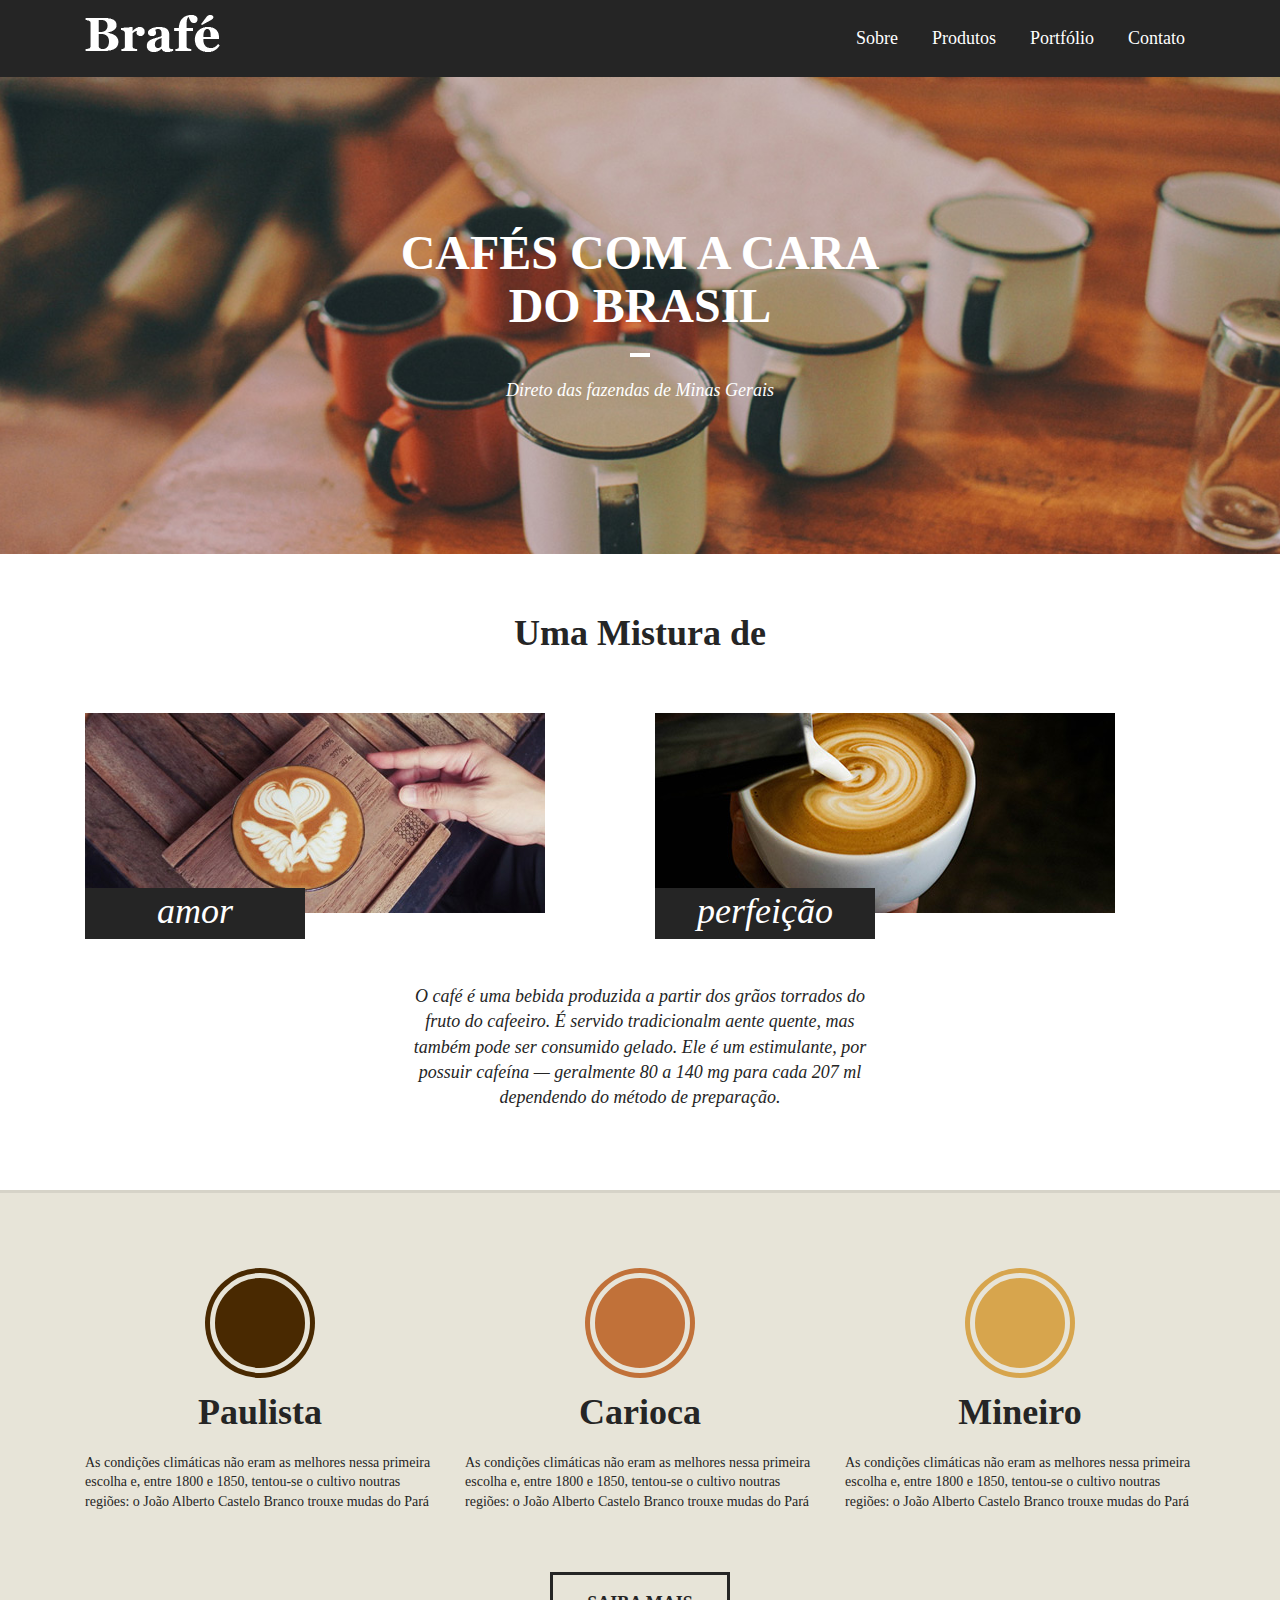
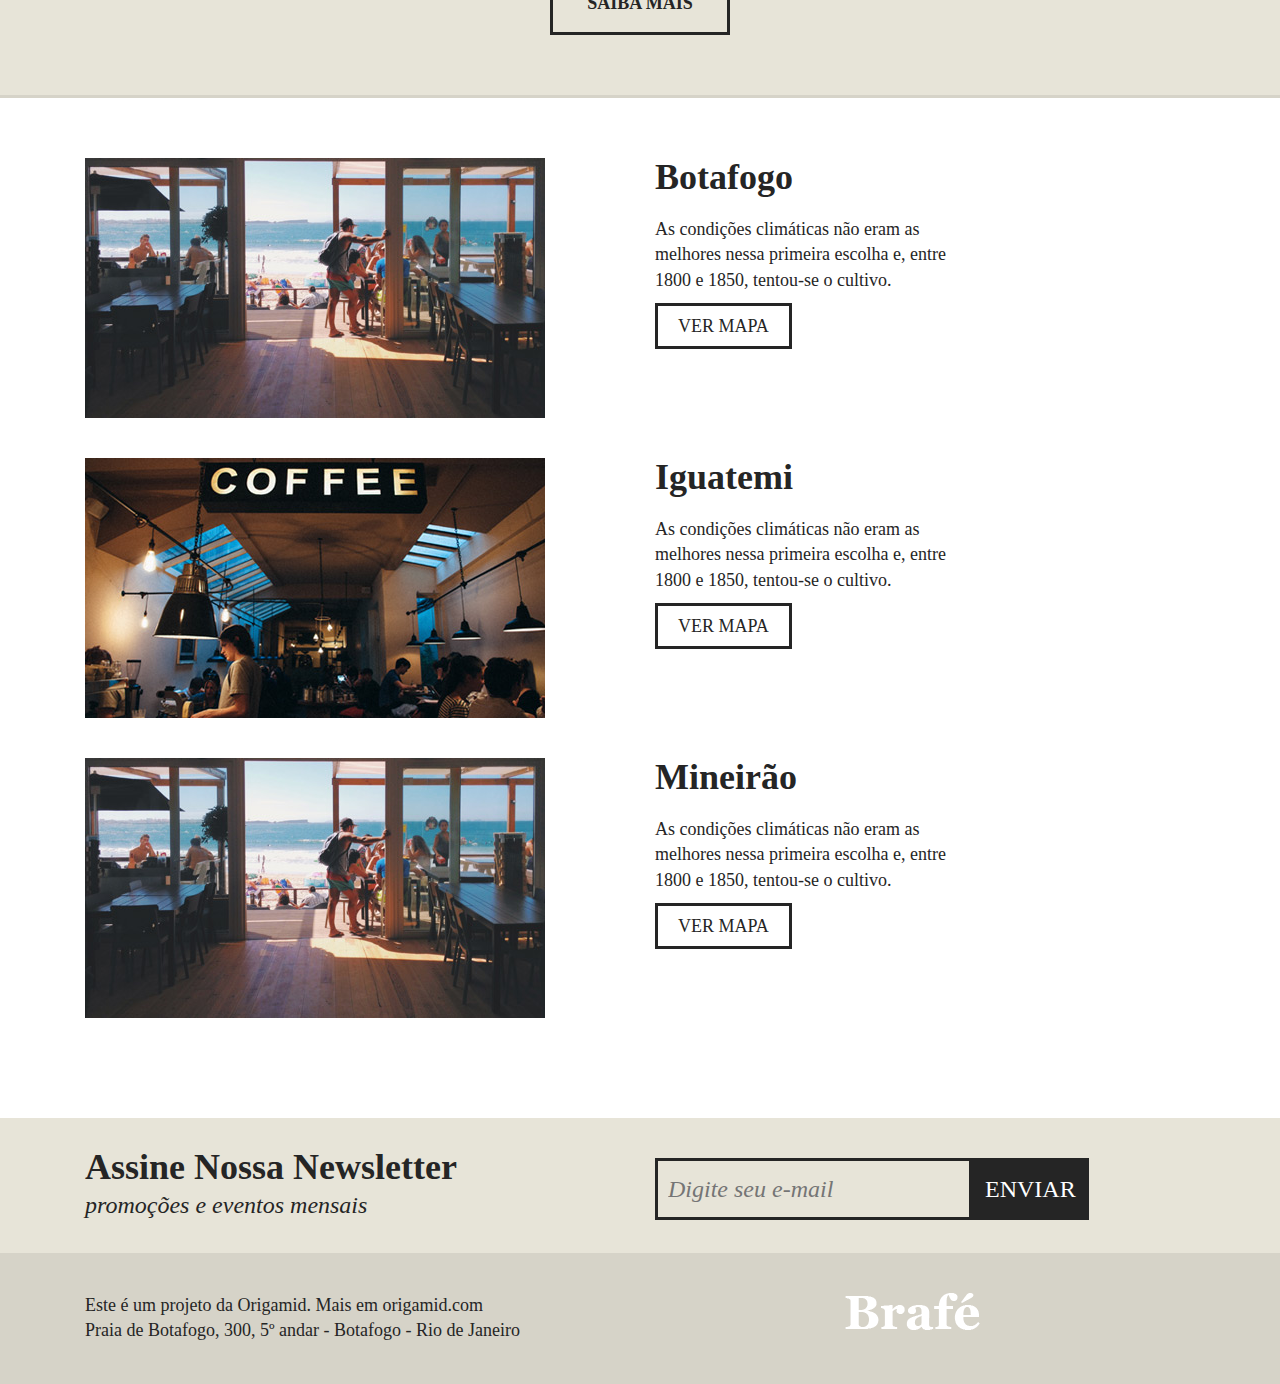
<file: brafe-1-bootstrap/index.html>
<!DOCTYPE html>
<html>
<head>
	<title>Brafé 1</title>
	<meta charset="utf-8">
	<meta name="viewport" content="width=device-width, initial-scale=1, shrink-to-fit=no">
	<link rel="stylesheet" type="text/css" href="css/bootstrap.min.css">
	<link rel="stylesheet" type="text/css" href="css/style.css">
</head>
<body>
	
	<header class="menu">
		<div class="container">
			<div class="row">
				<a class="menu-logo col-md-4" href="#"><img src="img/brafe.png" alt="Brafé"></a>	
				<nav class="menu-nav col-md-8">
					<ul>
						<li><a href="#">Sobre</a></li>
						<li><a href="#">Produtos</a></li>
						<li><a href="#">Portfólio</a></li>
						<li><a href="#">Contato</a></li>
					</ul>
				</nav>
			</div>	
		</div>
	</header>
	
	<main class="intro">
		<h1>Cafés com a cara<br>do Brasil</h1>
		<p>Direto das fazendas de Minas Gerais</p>
	</main>
	
	<section class="sobre container">
		<h2>Uma Mistura de</h2>
		<div class="row">
			<div class="sobre-item col-sm">
				<img src="img/cafe-1.jpg">
				<h3>amor</h3>
			</div>
			<div class="sobre-item col-sm">
				<img src="img/cafe-2.jpg">
				<h3>perfeição</h3>
			</div>
		</div>
		<p>O café é uma bebida produzida a partir dos grãos torrados do fruto do cafeeiro. É servido tradicionalm
aente quente, mas também pode ser consumido gelado. Ele é um estimulante, por possuir cafeína — geralmente 80 a 140 mg para cada 207 ml dependendo do método de preparação.</p>
	</section>
	
	<section class="produtos">
		<div class="container">
			<div class="row">
				<div class="produtos-item col-sm">
					<h2 class="produtos-paulista">Paulista</h2>
					<p>As condições climáticas não eram as melhores nessa primeira escolha e, entre 1800 e 1850, tentou-se o cultivo noutras regiões: o João Alberto Castelo Branco trouxe mudas do Pará</p>
				</div>
				<div class="produtos-item col-sm">
					<h2 class="produtos-carioca">Carioca</h2>
					<p>As condições climáticas não eram as melhores nessa primeira escolha e, entre 1800 e 1850, tentou-se o cultivo noutras regiões: o João Alberto Castelo Branco trouxe mudas do Pará</p>
				</div>
				<div class="produtos-item col-sm">
					<h2 class="produtos-mineiro">Mineiro</h2>
					<p>As condições climáticas não eram as melhores nessa primeira escolha e, entre 1800 e 1850, tentou-se o cultivo noutras regiões: o João Alberto Castelo Branco trouxe mudas do Pará</p>
				</div>
			</div>
			<a class="produtos-btn" href="#">Saiba Mais</a>
		</div>	
	</section>
	
	<section class="locais container">
		<div class="locais-item row">
			<div class="col-sm">
				<img src="img/botafogo.jpg" alt="Brafé unidade Botafogo">
			</div>	
			<div class="col-sm">
				<h2>Botafogo</h2>
				<p>As condições climáticas não eram as melhores nessa primeira escolha e, entre 1800 e 1850, tentou-se o cultivo.</p>
				<a href="#">Ver Mapa</a>
			</div>
		</div>
		
		<div class="locais-item row">
			<div class="col-sm">
				<img src="img/iguatemi.jpg" alt="Brafé unidade Iguatemi">
			</div>	
			<div class="col-sm">
				<h2>Iguatemi</h2>
				<p>As condições climáticas não eram as melhores nessa primeira escolha e, entre 1800 e 1850, tentou-se o cultivo.</p>
				<a href="#">Ver Mapa</a>
			</div>
		</div>
		
		<div class="locais-item row">
			<div class="col-sm">
				<img src="img/botafogo.jpg" alt="Brafé unidade Mineirão">
			</div>	
			<div class="col-sm">
				<h2>Mineirão</h2>
				<p>As condições climáticas não eram as melhores nessa primeira escolha e, entre 1800 e 1850, tentou-se o cultivo.</p>
				<a href="#">Ver Mapa</a>
			</div>
		</div>
	
	</section>
	
	<section class="assine">
		<div class="container">
			<div class="row">
				<div class="assine-info col-sm">
					<h2>Assine Nossa Newsletter</h2>
					<p>promoções e eventos mensais</p>
				</div>
				<form class="col-sm">
					<label>E-mail</label>
					<input type="text" placeholder="Digite seu e-mail">
					<button type="submit">Enviar</button>
				</form>
			</div>
		</div>	
	</section>
	
	<footer class="footer">
		<div class="container">
			<div class="row">
				<p class="col-sm-8">Este é um projeto da Origamid. Mais em origamid.com<br>Praia de Botafogo, 300, 5º andar - Botafogo - Rio de Janeiro</p>
				<div class="col-sm">
					<img src="img/brafe.png" alt="Brafé">
				</div>	
			</div>
		</div>	
	</footer>
	
</body>
</html>
</file>
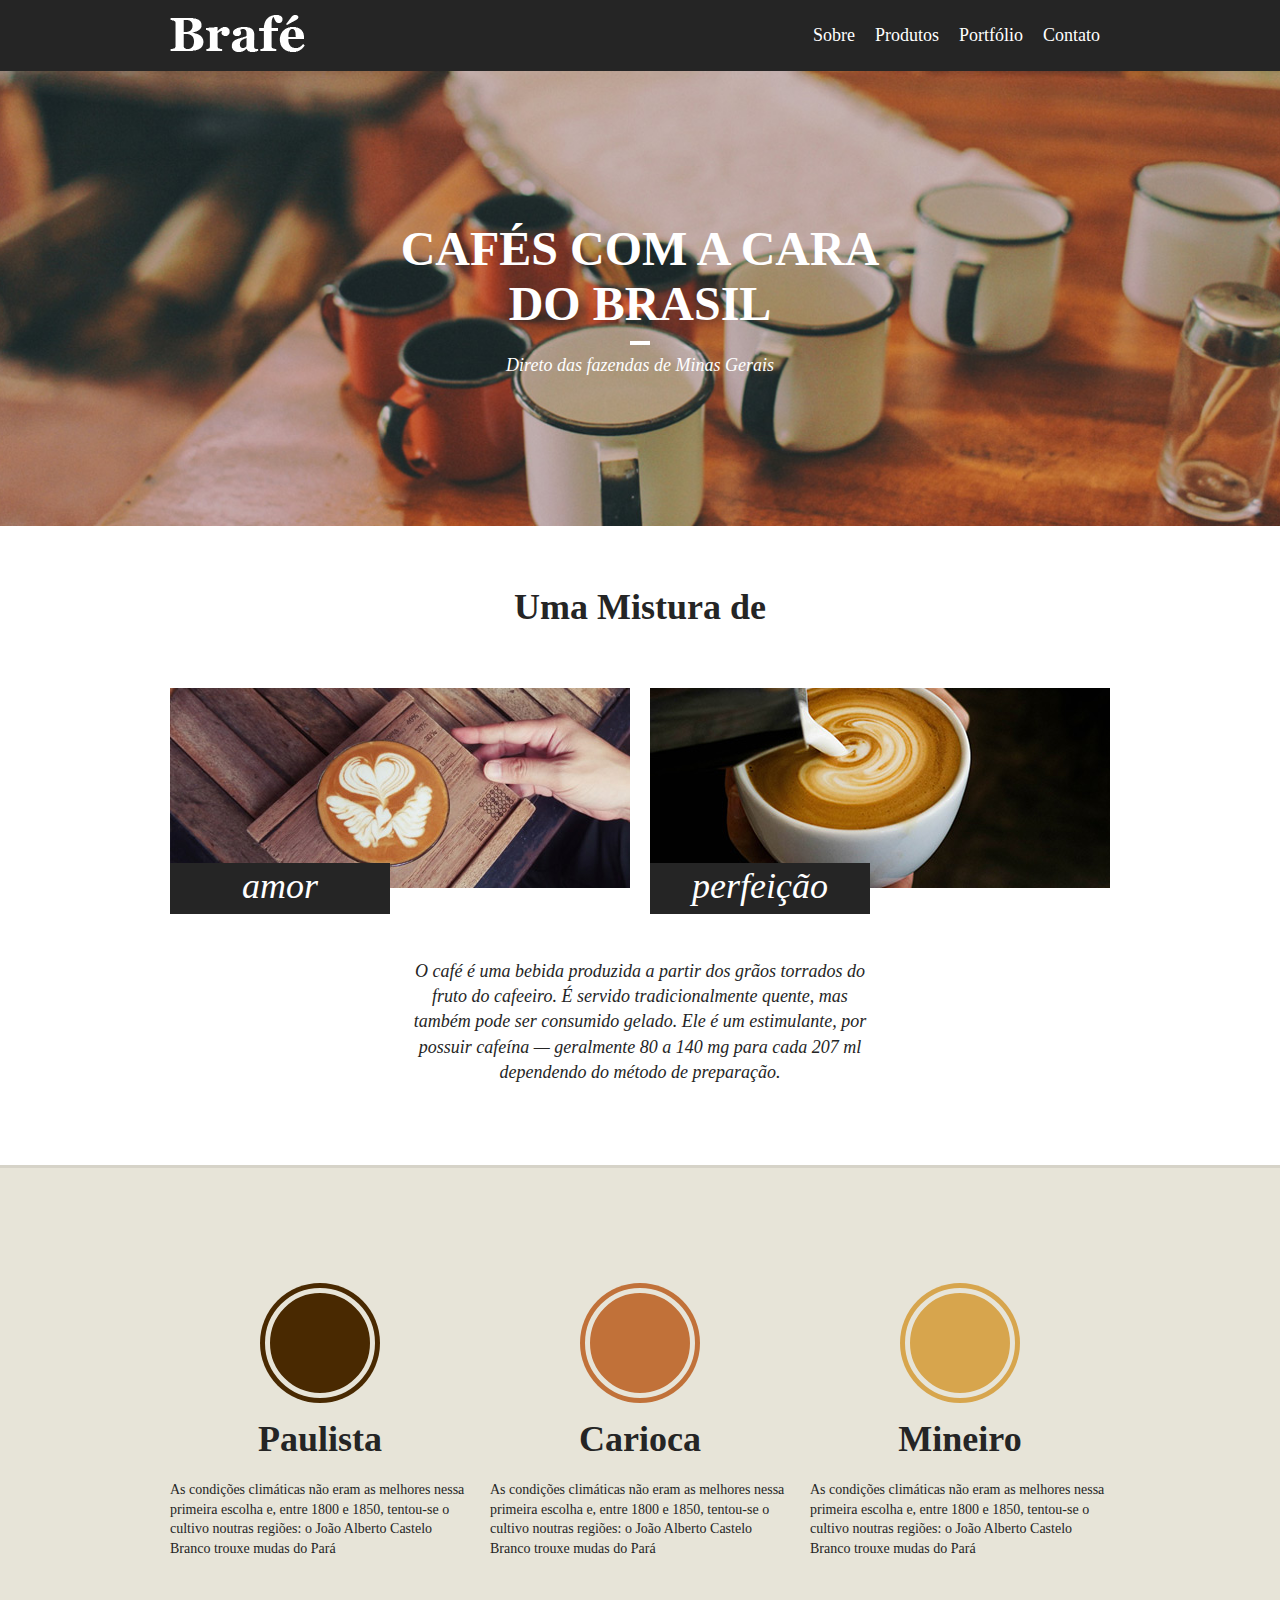
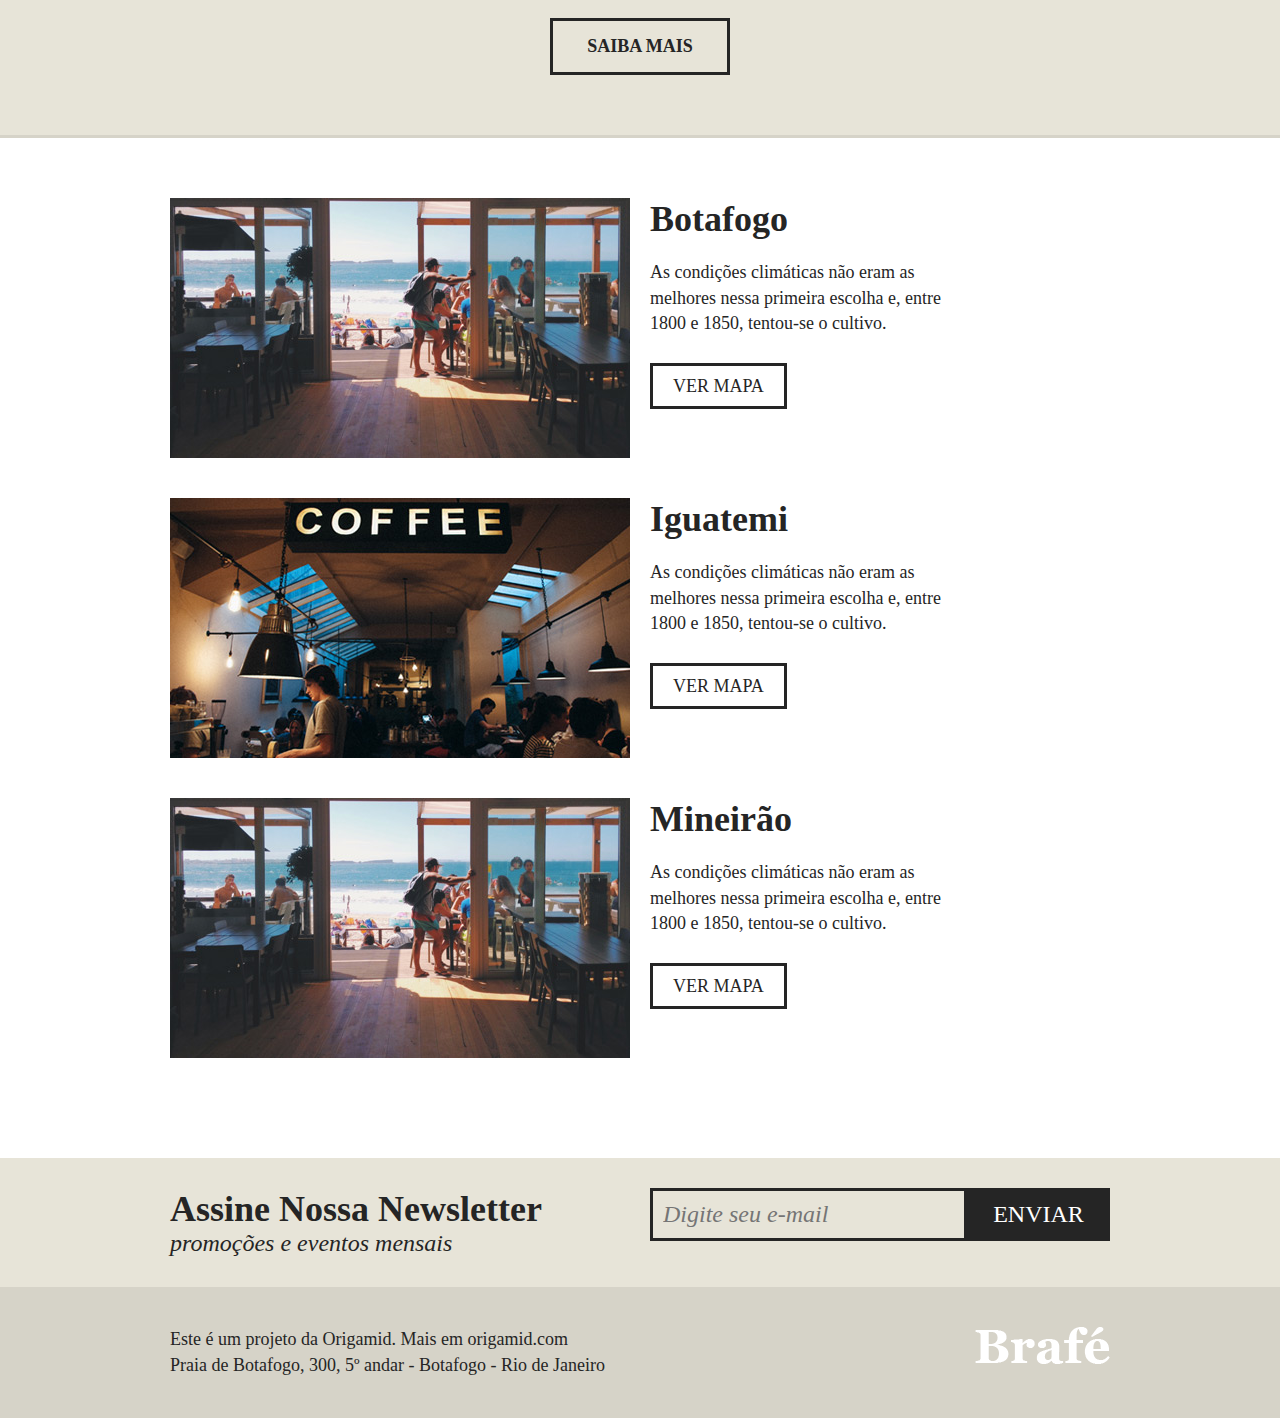
<file: brafe-1-flexbox/index.html>
<!DOCTYPE html>
<html>
<head>
	<title>Brafé 1</title>
	<meta charset="utf-8">
	<meta name="viewport" content="width=device-width, initial-scale=1, shrink-to-fit=no">
	<link rel="stylesheet" type="text/css" href="css/style.css">
</head>
<body>
	
	<header class="menu">
		<div class="container">
			<a class="menu-logo" href="#"><img src="img/brafe.png" alt="Brafé"></a>	
			<nav class="menu-nav">
				<ul>
					<li><a href="#">Sobre</a></li>
					<li><a href="#">Produtos</a></li>
					<li><a href="#">Portfólio</a></li>
					<li><a href="#">Contato</a></li>
				</ul>
			</nav>
		</div>
	</header>
	
	<main class="intro">
		<h1>Cafés com a cara<br>do Brasil</h1>
		<p>Direto das fazendas de Minas Gerais</p>
	</main>
	
	<section class="sobre">
		<h2>Uma Mistura de</h2>
		<div class="container">
			<div class="sobre-item">
				<img src="img/cafe-1.jpg">
				<h3>amor</h3>
			</div>
			<div class="sobre-item">
				<img src="img/cafe-2.jpg">
				<h3>perfeição</h3>
			</div>
		</div>
		<p>O café é uma bebida produzida a partir dos grãos torrados do fruto do cafeeiro. É servido tradicionalmente quente, mas também pode ser consumido gelado. Ele é um estimulante, por possuir cafeína — geralmente 80 a 140 mg para cada 207 ml dependendo do método de preparação.</p>
	</section>
	
	<section class="produtos">
		<div class="container">
			<div class="produtos-item">
				<h2 class="produtos-paulista">Paulista</h2>
				<p>As condições climáticas não eram as melhores nessa primeira escolha e, entre 1800 e 1850, tentou-se o cultivo noutras regiões: o João Alberto Castelo Branco trouxe mudas do Pará</p>
			</div>
			<div class="produtos-item">
				<h2 class="produtos-carioca">Carioca</h2>
				<p>As condições climáticas não eram as melhores nessa primeira escolha e, entre 1800 e 1850, tentou-se o cultivo noutras regiões: o João Alberto Castelo Branco trouxe mudas do Pará</p>
			</div>
			<div class="produtos-item">
				<h2 class="produtos-mineiro">Mineiro</h2>
				<p>As condições climáticas não eram as melhores nessa primeira escolha e, entre 1800 e 1850, tentou-se o cultivo noutras regiões: o João Alberto Castelo Branco trouxe mudas do Pará</p>
			</div>
		</div>
		<a class="produtos-btn" href="#">Saiba Mais</a>
	</section>
	
	<section class="locais">
		<div class="locais-item container">
			<div class="locais-img">
				<img src="img/botafogo.jpg" alt="Brafé unidade Botafogo">
			</div>	
			<div class="locais-info">
				<h2>Botafogo</h2>
				<p>As condições climáticas não eram as melhores nessa primeira escolha e, entre 1800 e 1850, tentou-se o cultivo.</p>
				<a href="#">Ver Mapa</a>
			</div>
		</div>
		
		<div class="locais-item container">
			<div class="locais-img">
				<img src="img/iguatemi.jpg" alt="Brafé unidade Iguatemi">
			</div>	
			<div class="locais-info">
				<h2>Iguatemi</h2>
				<p>As condições climáticas não eram as melhores nessa primeira escolha e, entre 1800 e 1850, tentou-se o cultivo.</p>
				<a href="#">Ver Mapa</a>
			</div>
		</div>
		
		<div class="locais-item container">
			<div class="locais-img">
				<img src="img/botafogo.jpg" alt="Brafé unidade Mineirão">
			</div>	
			<div class="locais-info">
				<h2>Mineirão</h2>
				<p>As condições climáticas não eram as melhores nessa primeira escolha e, entre 1800 e 1850, tentou-se o cultivo.</p>
				<a href="#">Ver Mapa</a>
			</div>
		</div>
	
	</section>
	
	<section class="assine">
		<div class="container">
			<div class="assine-info">
				<h2>Assine Nossa Newsletter</h2>
				<p>promoções e eventos mensais</p>
			</div>
			<form>
				<label>E-mail</label>
				<input type="text" placeholder="Digite seu e-mail">
				<button type="submit">Enviar</button>
			</form>
		</div>
	</section>
	
	<footer class="footer">
		<div class="container">
			<p>Este é um projeto da Origamid. Mais em origamid.com<br>Praia de Botafogo, 300, 5º andar - Botafogo - Rio de Janeiro</p>
			<div class="footer-img">
				<img src="img/brafe.png" alt="Brafé">
			</div>
		</div>
	</footer>
	
</body>
</html>
</file>
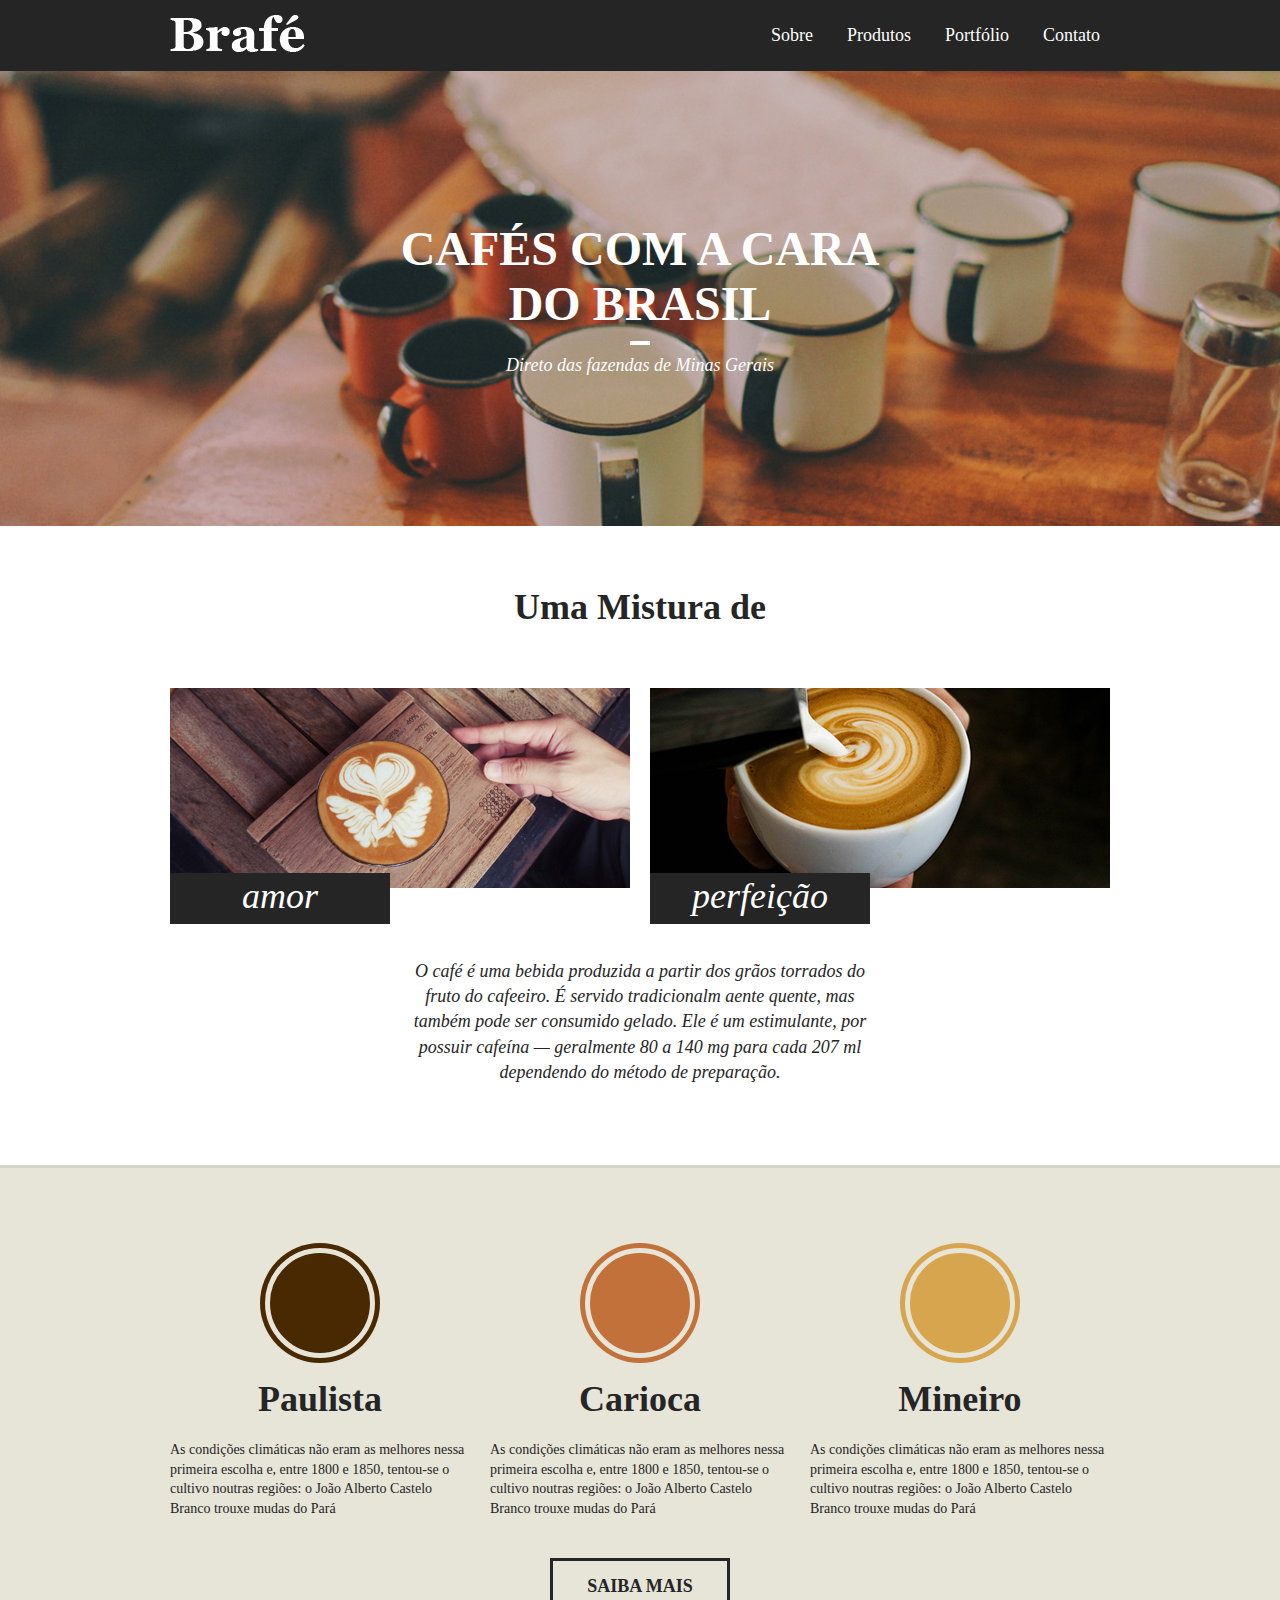
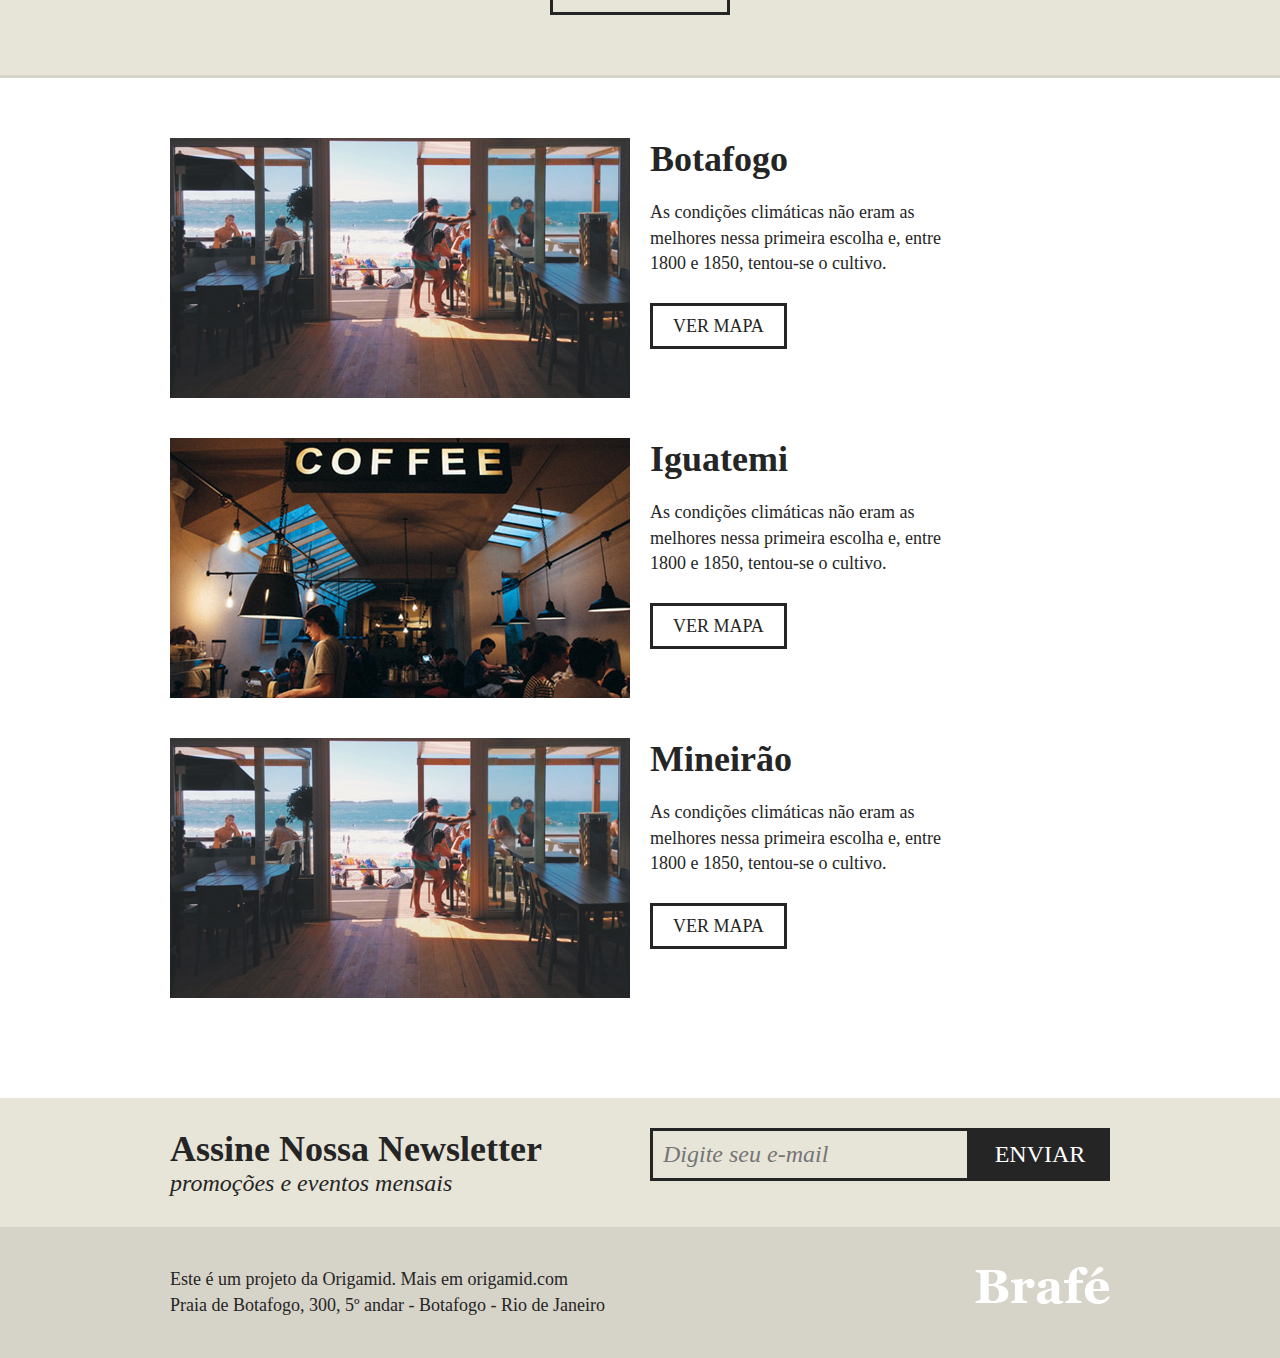
<file: brafe-1-grid/index.html>
<!DOCTYPE html>
<html>
<head>
	<title>Brafé 1</title>
	<meta charset="utf-8">
	<meta name="viewport" content="width=device-width, initial-scale=1, shrink-to-fit=no">
	<link rel="stylesheet" type="text/css" href="css/grid.css">
	<link rel="stylesheet" type="text/css" href="css/style.css">
</head>
<body>
	
	<header class="menu">
		<div class="container">
			<a class="menu-logo grid-4" href="#"><img src="img/brafe.png" alt="Brafé"></a>	
			<nav class="menu-nav grid-8">
				<ul>
					<li><a href="#">Sobre</a></li>
					<li><a href="#">Produtos</a></li>
					<li><a href="#">Portfólio</a></li>
					<li><a href="#">Contato</a></li>
				</ul>
			</nav>
		</div>
	</header>
	
	<main class="intro">
		<h1>Cafés com a cara<br>do Brasil</h1>
		<p>Direto das fazendas de Minas Gerais</p>
	</main>
	
	<section class="sobre">
		<h2>Uma Mistura de</h2>
		<div class="container">
			<div class="sobre-item grid-6">
				<img src="img/cafe-1.jpg">
				<h3>amor</h3>
			</div>
			<div class="sobre-item grid-6">
				<img src="img/cafe-2.jpg">
				<h3>perfeição</h3>
			</div>
		</div>
		<p>O café é uma bebida produzida a partir dos grãos torrados do fruto do cafeeiro. É servido tradicionalm
aente quente, mas também pode ser consumido gelado. Ele é um estimulante, por possuir cafeína — geralmente 80 a 140 mg para cada 207 ml dependendo do método de preparação.</p>
	</section>
	
	<section class="produtos">
		<div class="container">
			<div class="produtos-item grid-4">
				<h2 class="produtos-paulista">Paulista</h2>
				<p>As condições climáticas não eram as melhores nessa primeira escolha e, entre 1800 e 1850, tentou-se o cultivo noutras regiões: o João Alberto Castelo Branco trouxe mudas do Pará</p>
			</div>
			<div class="produtos-item grid-4">
				<h2 class="produtos-carioca">Carioca</h2>
				<p>As condições climáticas não eram as melhores nessa primeira escolha e, entre 1800 e 1850, tentou-se o cultivo noutras regiões: o João Alberto Castelo Branco trouxe mudas do Pará</p>
			</div>
			<div class="produtos-item grid-4">
				<h2 class="produtos-mineiro">Mineiro</h2>
				<p>As condições climáticas não eram as melhores nessa primeira escolha e, entre 1800 e 1850, tentou-se o cultivo noutras regiões: o João Alberto Castelo Branco trouxe mudas do Pará</p>
			</div>
		</div>
		<a class="produtos-btn" href="#">Saiba Mais</a>
	</section>
	
	<section class="locais">
		<div class="locais-item container">
			<div class="grid-6">
				<img src="img/botafogo.jpg" alt="Brafé unidade Botafogo">
			</div>
			<div class="grid-6">
				<h2>Botafogo</h2>
				<p>As condições climáticas não eram as melhores nessa primeira escolha e, entre 1800 e 1850, tentou-se o cultivo.</p>
				<a href="#">Ver Mapa</a>
			</div>
		</div>
		
		<div class="locais-item container">
			<div class="grid-6">
				<img src="img/iguatemi.jpg" alt="Brafé unidade Iguatemi">
			</div>
			<div class="grid-6">
				<h2>Iguatemi</h2>
				<p>As condições climáticas não eram as melhores nessa primeira escolha e, entre 1800 e 1850, tentou-se o cultivo.</p>
				<a href="#">Ver Mapa</a>
			</div>
		</div>
		
		<div class="locais-item container">
			<div class="grid-6">
				<img src="img/botafogo.jpg" alt="Brafé unidade Mineirão">
			</div>
			<div class="grid-6">
				<h2>Mineirão</h2>
				<p>As condições climáticas não eram as melhores nessa primeira escolha e, entre 1800 e 1850, tentou-se o cultivo.</p>
				<a href="#">Ver Mapa</a>
			</div>
		</div>
	
	</section>
	
	<section class="assine">
		<div class="container">
			<div class="assine-info grid-6">
				<h2>Assine Nossa Newsletter</h2>
				<p>promoções e eventos mensais</p>
			</div>
			<form class="grid-6">
				<label>E-mail</label>
				<input type="text" placeholder="Digite seu e-mail">
				<button type="submit">Enviar</button>
			</form>
		</div>
	</section>
	
	<footer class="footer">
		<div class="container">
			<p class="grid-8">Este é um projeto da Origamid. Mais em origamid.com<br>Praia de Botafogo, 300, 5º andar - Botafogo - Rio de Janeiro</p>
			<div class="grid-4">
				<img src="img/brafe.png" alt="Brafé">
			</div>
		</div>
	</footer>
	
</body>
</html>
</file>
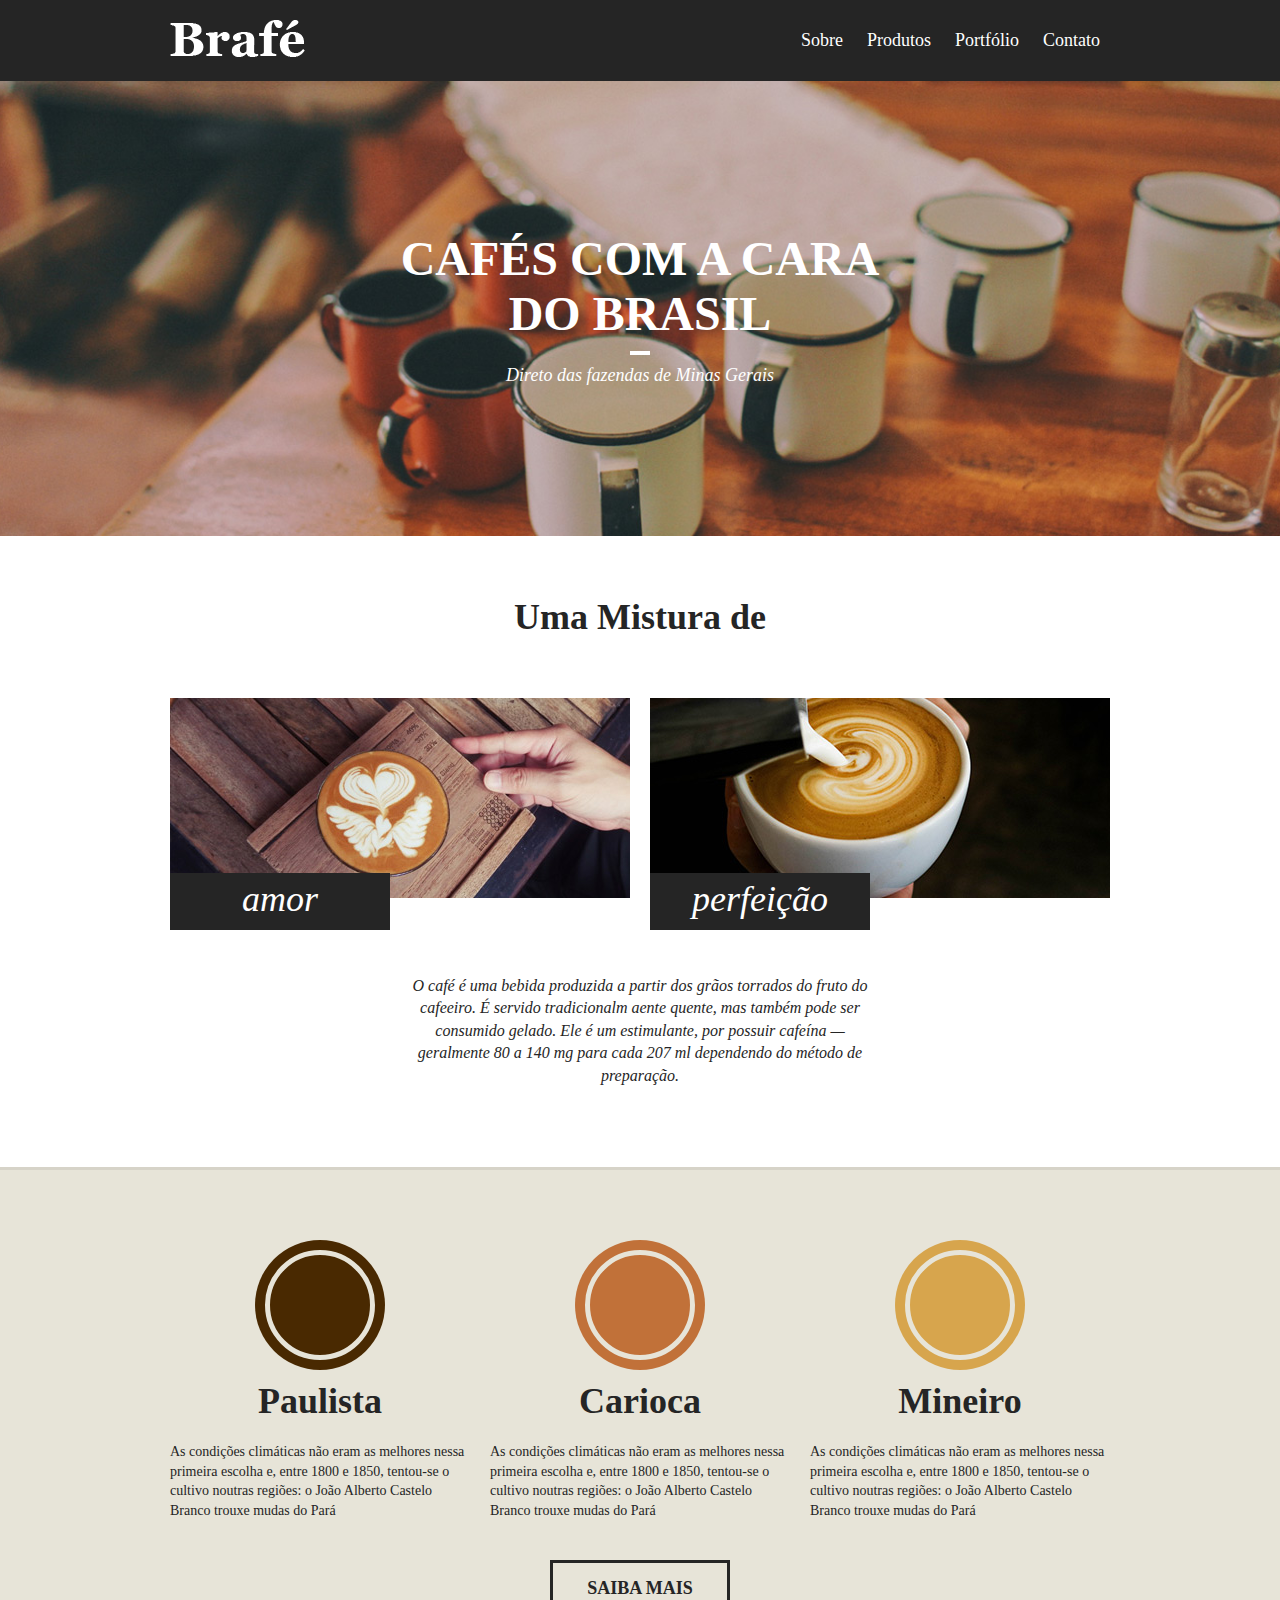
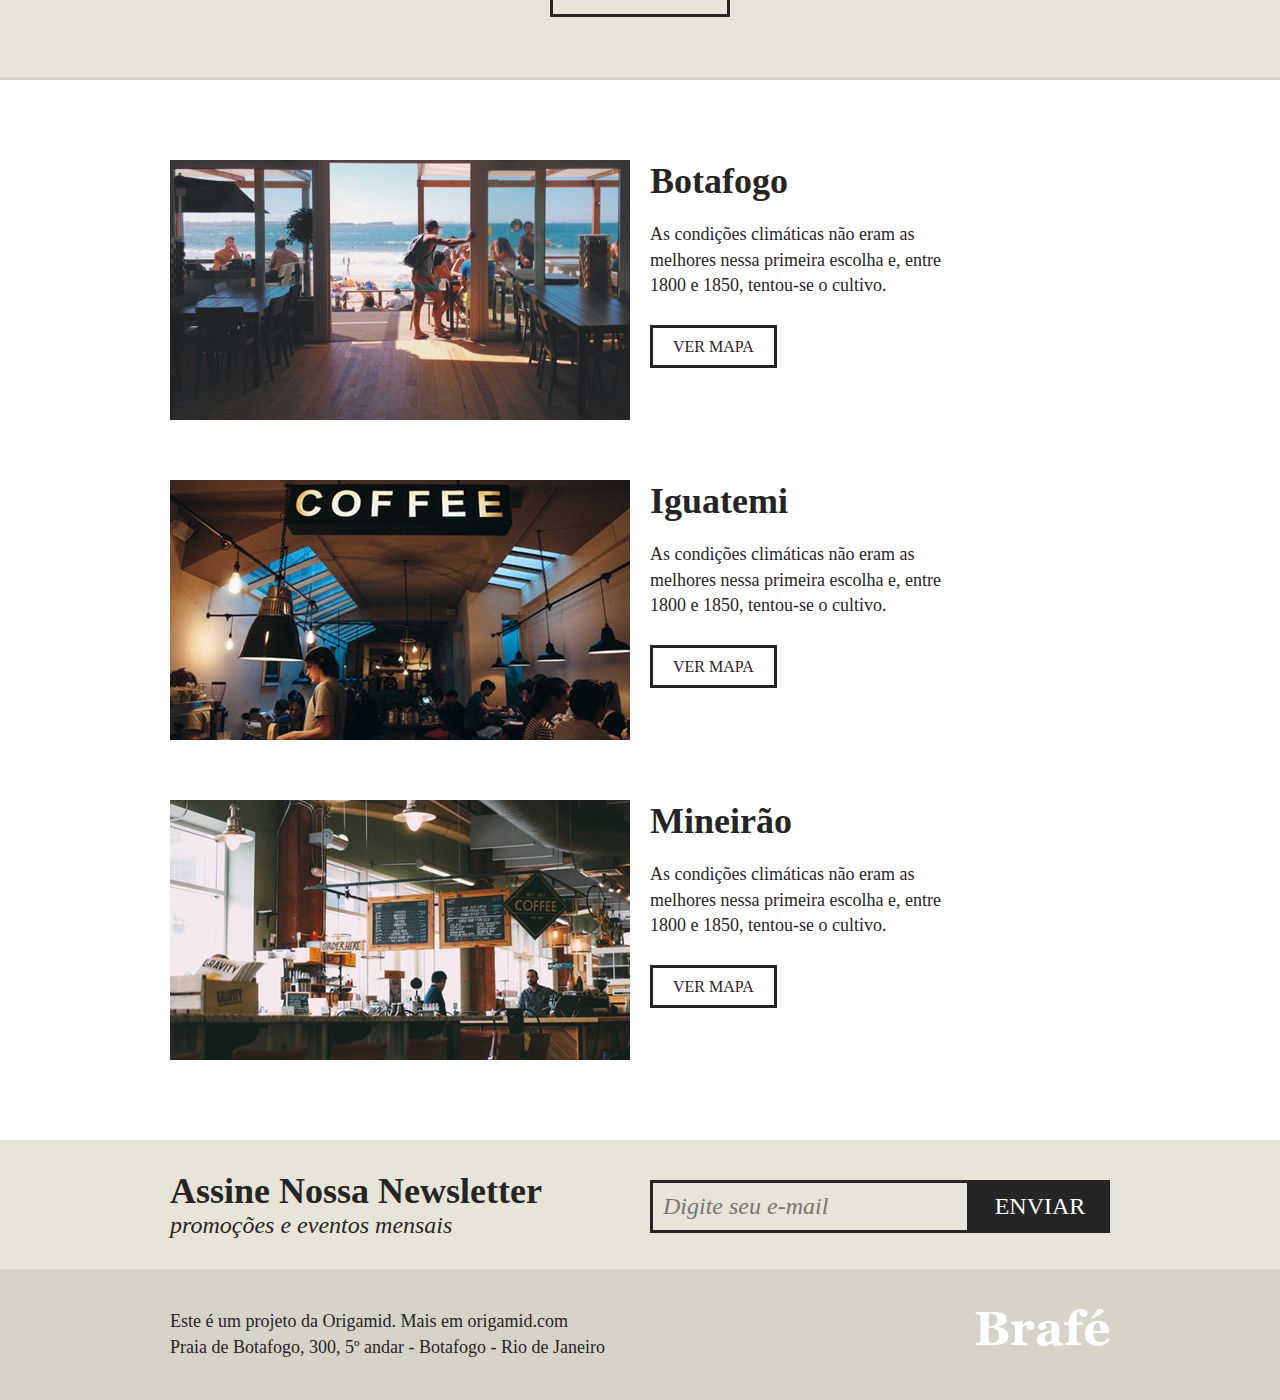
<file: brafe-1-puro/index.html>
<!DOCTYPE html>
<html lang="pt-br">
<head>
    <meta charset="utf-8">
    <meta name="viewport" content="width=device-width, initial-scale=1.0, shrink-to-fit=no"> 
    <title>Brafé 1</title>
    <link rel="stylesheet" type="text/css" href="css/style.css">
</head>

<body>
    <header class="menu">
        <div class="menu-container">
            <a class="menu-logo" href="#"><img src="img/brafe.png" alt="Brafé"></a>
            <nav class="menu-nav">
                <ul>
                    <li><a href="#">Sobre</a></li>
                    <li><a href="#">Produtos</a></li>
                    <li><a href="#">Portfólio</a></li>
                    <li><a href="#">Contato</a></li>                
                </ul>
            </nav>
        </div>    
    </header>

    <main class="intro">
        <h1>Cafés com a cara<br>do Brasil</h1>
        <p>Direto das fazendas de Minas Gerais</p>
    </main>

    <section class="sobre">
        <h2>Uma Mistura de</h2>
        <div class="sobre-container">
            <div class="sobre-item">
                <img src="img/cafe-1.jpg">
                <h3>amor</h3>
            </div>
            <div class="sobre-item">
                <img src="img/cafe-2.jpg">
                <h3>perfeição</h3>
            </div>
        </div>
        <p>O café é uma bebida produzida a partir dos grãos torrados do fruto do cafeeiro. É servido tradicionalm
            aente quente, mas também pode ser consumido gelado. Ele é um estimulante, por possuir cafeína — geralmente 80 a 140 mg para cada 207 ml dependendo do método de preparação.</p>
    </section>

    <section class="produtos">
        <div class="produtos-container">
            <div class="produtos-item">
                <h2 class="produtos-paulista">Paulista</h2>
                <p>As condições climáticas não eram as melhores nessa primeira escolha e, entre 1800 e 1850, tentou-se o cultivo noutras regiões: o João Alberto Castelo Branco trouxe mudas do Pará </p>
            </div>
            <div class="produtos-item">
                <h2 class="produtos-carioca">Carioca</h2>
                <p>As condições climáticas não eram as melhores nessa primeira escolha e, entre 1800 e 1850, tentou-se o cultivo noutras regiões: o João Alberto Castelo Branco trouxe mudas do Pará </p>
            </div>
            <div class="produtos-item">
                <h2 class="produtos-mineiro">Mineiro</h2>
                <p>As condições climáticas não eram as melhores nessa primeira escolha e, entre 1800 e 1850, tentou-se o cultivo noutras regiões: o João Alberto Castelo Branco trouxe mudas do Pará </p>
            </div>
        </div>
        <a class="produtos-btn" href="#">Saiba Mais</a>
    </section>

    <section class="locais">
        <div class="locais-item">
            <img src="img/botafogo.jpg" alt="Brafé unidade Botafogo">
            <div>
                <h2>Botafogo</h2>
                <p>As condições climáticas não eram as melhores nessa primeira escolha e, entre 1800 e 1850, tentou-se o cultivo.</p>
                <a href="#">Ver Mapa</a>
            </div>   
        </div>
        <div class="locais-item">
            <img src="img/iguatemi.jpg" alt="Brafé unidade Iguatemi">
            <div>
                <h2>Iguatemi</h2>
                <p>As condições climáticas não eram as melhores nessa primeira escolha e, entre 1800 e 1850, tentou-se o cultivo.</p>
                <a href="#">Ver Mapa</a>
            </div>   
        </div>
        <div class="locais-item">
            <img src="img/mineirao.jpg" alt="Brafé unidade <Mineirão>">
            <div>
                <h2>Mineirão</h2>
                <p>As condições climáticas não eram as melhores nessa primeira escolha e, entre 1800 e 1850, tentou-se o cultivo.</p>
                <a href="#">Ver Mapa</a>
            </div>   
        </div>
    </section>

    <section class="assine">
        <div class="assine-container">
            <div class="assine-info">
                <h2>Assine Nossa Newsletter</h2>
                <p>promoções e eventos mensais</p>
            </div>
            <form>
                <label>E-mail</label>
                <input type="text" placeholder="Digite seu e-mail">
                <button type="submit">Enviar</button>
            </form>
        </div>
    </section>

    <footer class="footer">
        <div class="footer-container">
            <p>Este é um projeto da Origamid. Mais em origamid.com<br>Praia de Botafogo, 300, 5º andar - Botafogo - Rio de Janeiro</p>
            <img src="img/brafe.png" alt="Brafé">
        </div>
    </footer>
     
</body>
</html>
</file>
<file: brafe-1-grid/css/grid.css>
.container {
    max-width: 960px;
    margin: 0 auto;
}

.container::after, .container::before {
    content: '';
    display: table;
    clear: both;
}

.grid-1, .grid-2, .grid-3, .grid-4, .grid-5, .grid-6, .grid-7, .grid-8, .grid-9, .grid-10, .grid-11, .grid-12 {
    margin-left: 10px;
    margin-right: 10px;
    display: block;
    float: left;
}

.grid-1 {
    width: calc(8.333% - 20px);
}

.grid-2 {
    width: calc(16.666% - 20px);
}

.grid-3 {
    width: calc(25% - 20px);
}

.grid-4 {
    width: calc(33.333% - 20px);
}

.grid-5 {
    width: calc(41.666% - 20px);
}

.grid-6 {
    width: calc(50% - 20px);
}

.grid-7 {
    width: calc(58.333% - 20px);
}

.grid-8 {
    width: calc(66.666% - 20px);
}

.grid-9 {
    width: calc(75% - 20px);
}

.grid-10 {
    width: calc(83.333% - 20px);
}

.grid-11 {
    width: calc(91.666% - 20px);
}

.grid-12 {
    width: calc(100% - 20px);
}

@media (max-width: 739px) {
    .container {
        max-width: 300px;
    }
    .grid-1, .grid-2, .grid-3, .grid-4, .grid-5, .grid-6, .grid-7, .grid-8, .grid-9, .grid-10, .grid-11, .grid-12 {
        width: 100%;
        margin-left: 0px;
        margin-right: 0px;
        float: none;
    }
}
</file>
<file: brafe-1-bootstrap/css/style.css>
/* Reset */

body, h1, h2, h3, p, ul {
	padding: 0px;
	margin: 0px;
}

body {
	font-family: Georgia, serif;
	color: #252525;
}

* {
	box-sizing: border-box;
}

img {
	display: block;
	max-width: 100%;
}

/* Menu */

.menu {
	background: #252525;
	padding: 15px 0;
}

.menu-nav a {
	text-decoration: none;
	color: #fff;
	font-size: 1.125em;
}

.menu-nav ul {
	float: right;
	list-style: none;
}

.menu-nav ul li {
	display: inline-block;
}

.menu-nav ul li a {
	display: inline-block;
	padding: 10px;
	margin-left: 10px;
}

@media (max-width: 768px) {
	.menu-nav ul {
		float: none;
	}
	
	.menu-nav ul li a {
		padding-left: 0;
		margin-left: 0;
	}
}

/* Intro */

.intro {
	background: url('../img/bg-intro.jpg') no-repeat center center;
	background-size: cover;
	color: #fff;
	padding: 150px 0;
	text-align: center;
}

.intro h1 {
	text-transform: uppercase;
	font-size: 3em;
	font-weight: bold;
}

.intro h1::after {
	content: '';
	display: block;
	width: 20px;
	height: 4px;
	background: #fff;
	margin: 20px auto;
}

.intro p {
	font-style: italic;
	font-size: 1.125em;
}

@media (max-width: 768px) {
	.intro {
		padding: 60px 0;
	}
}

/* Sobre */

.sobre {
	padding-top: 60px;
	padding-bottom: 60px;
}

.sobre h2 {
	font-size: 2.25em;
	text-align: center;
	margin-bottom: 60px;
	font-weight: bold;
}

.sobre-item h3 {
	font-size: 2.25em;
	line-height: 1em;
	background: #252525;
	color: #fff;
	font-style: italic;
	font-weight: normal;
	text-align: center;
	position: relative;
	width: 220px;
	padding: 5px 0 10px 0;
	top: -25px;
}

.sobre > p {
	font-size: 1.125em;
	line-height: 1.4em;
	font-style: italic;
	max-width: 460px;
	text-align: center;
	margin: 20px auto;
}

/* Produtos */

.produtos {
	background: #e7e4d8;
	border-top: 3px solid #d6d3c8;
	border-bottom: 3px solid #d6d3c8;
	padding-top: 60px;
	padding-bottom: 60px;
}

.produtos-item {
	margin-bottom: 40px;
}

.produtos-item h2 {
	font-size: 2.25em;
	text-align: center;
	margin-bottom: 20px;
	font-weight: bold;
}

.produtos-item h2::before {
	content: '';
	display: block;
	width: 100px;
	height: 100px;
	background: currentColor;
	border-radius: 50%;
	border: 5px solid #e7e4d8;
	box-shadow: 0 0 0 5px currentColor;
	margin: 20px auto;
}

h2.produtos-paulista::before {
	color: #492901;
}

h2.produtos-carioca::before {
	color: #c17139;
}

h2.produtos-mineiro::before {
	color: #d7a54d;
}

.produtos-item p {
	font-size: 0.875em;
	line-height: 1.4em;
}

.produtos-btn {
	border: 3px solid #252525;
	color: #252525;
	text-decoration: none;
	text-align: center;
	font-size: 1.125em;
	font-weight: bold;
	text-transform: uppercase;
	width: 180px;
	display: block;
	margin: 20px auto 0 auto;
	padding: 15px 0;
}

.produtos-btn:hover {
	text-decoration: none;
	color: #c17139;
	border-color: #c17139;
}

/* Locais */
.locais {
	padding-top: 60px;
	padding-bottom: 60px;
}

.locais-item {
	margin-bottom: 40px;
}

.locais-item h2 {
	font-size: 2.25em;
	margin-bottom: 20px;
	font-weight: bold;
}

.locais-item p {
	font-size: 1.125em;
	line-height: 1.4em;
	max-width: 320px;
	margin-bottom: 20px;
}

.locais-item a {
	font-size: 1.125em;
	text-transform: uppercase;
	text-decoration: none;
	border: 3px solid;
	color: #252525;
	padding: 10px 20px;
}

/* Assine */

.assine {
	background: #e7e4d8;
	padding-top: 30px;
	padding-bottom: 30px;
}

.assine-info h2 {
	font-size: 2.25em;
	font-weight: bold;
}

.assine-info p {
	font-size: 1.5em;
	font-style: italic;
}

.assine form {
	margin-top: 10px;
	display: flex;
	flex-wrap: wrap;
	align-content: flex-start;
}

.assine form label {
	display: none;
}

.assine input {
	border: 3px solid #252525;
	background: none;
	font-size: 1.5em;
	font-style: italic;
	font-family: Georgia, serif;
	align-self: flex-start;
	padding: 10px;
}

.assine button {
	background: #252525;
	border: none;
	font-family: Georgia, serif;
	text-transform: uppercase;
	font-size: 1.5em;
	color: #fff;
	cursor: pointer;
	padding: 13px;
}

/*Footer*/

.footer {
	background: #d6d3c8;
	padding-top: 40px;
	padding-bottom: 40px;
}

.footer p {
	font-size: 1.125em;
	line-height: 1.4em;
}

.fo oter img {
	float: right;
}

@media (max-width: 768px) {
	.footer img {
		float: none;
		margin-top: 20px;
	}
}
</file>
<file: brafe-1-flexbox/css/style.css>
/* Reset */

body, h1, h2, h3, p, ul {
	padding: 0px;
	margin: 0px;
}

body {
	font-family: Georgia, serif;
	color: #252525;
}

* {
	box-sizing: border-box;
}

.container {
	display: flex;
	max-width: 960px;
	margin: 0 auto;
}
@media (max-width: 739px) {
	.container {
		flex-direction: column;
		max-width: 300px;
	}
} 

/* Menu */

.menu {
	background: #252525;
	padding: 15px 0;
}

.menu-nav a {
	text-decoration: none;
	color: #fff;
	font-size: 1.125em;
}

.menu-logo {
	margin: 0 10px;
} 
.menu-nav {
	flex: 1;
	margin: 0 10px;
	align-self: center;
}

.menu-nav ul {
	float: right;
	display: flex;
	list-style: none;
}

.menu-nav ul li a {
	padding: 10px;
}

@media (max-width: 739px) {
	menu-nav {
		margin: 0p;
	}

	.menu-logo {
		margin: 0;
	}

	.menu-nav ul li a {
		padding-left: 0;
	}
}

/* Intro */

.intro {
	background: url('../img/bg-intro.jpg') no-repeat center center;
	background-size: cover;
	color: #fff;
	padding: 150px 0;
	text-align: center;
}

.intro h1 {
	text-transform: uppercase;
	font-size: 3em;
}

.intro h1::after {
	content: '';
	display: block;
	width: 20px;
	height: 4px;
	background: #fff;
	margin: 10px auto;
}

.intro p {
	font-style: italic;
	font-size: 1.125em;
}

@media (max-width: 739px) {
	.intro {
		padding: 60px 0;
	}
}

/* Sobre */

.sobre {
	padding: 60px 0;
}

.sobre h2 {
	font-size: 2.25em;
	text-align: center;
	margin-bottom: 60px;
}

.sobre-item {
	flex: 1;
	margin: 0 10px;
}

@media (max-width: 739px) {
	.sobre-item {
		margin-left: 0;
		margin-right: 0;
	}
}

.sobre-item img {
	max-width: 100%;
	display: block;
}

.sobre-item h3 {
	font-size: 2.25em;
	line-height: 1em;
	background: #252525;
	color: #fff;
	font-style: italic;
	font-weight: normal;
	text-align: center;
	position: relative;
	width: 220px;
	padding: 5px 0 10px 0;
	top: -25px;
}

.sobre > p {
	font-size: 1.125em;
	line-height: 1.4em;
	font-style: italic;
	margin: 20px auto;
	max-width: 460px;
	text-align: center;
}

/* Produtos */

.produtos {
	background: #e7e4d8;
	border-top: 3px solid #d6d3c8;
	border-bottom: 3px solid #d6d3c8;
	padding: 60px 0;
}

.produtos-item {
	flex: 1;
	margin: 40px 10px;
}

.produtos-item h2 {
	font-size: 2.25em;
	text-align: center;
	margin-bottom: 20px;
}

.produtos-item h2::before {
	content: '';
	display: block;
	width: 100px;
	height: 100px;
	background: currentColor;
	border-radius: 50%;
	border: 5px solid #e7e4d8;
	box-shadow: 0 0 0 5px currentColor;
	margin: 20px auto;
}

h2.produtos-paulista::before {
	color: #492901;
}

h2.produtos-carioca::before {
	color: #c17139;
}

h2.produtos-mineiro::before {
	color: #d7a54d;
}

.produtos-item p {
	font-size: 0.875em;
	line-height: 1.4em;
}

.produtos-btn {
	border: 3px solid #252525;
	color: #252525;
	text-decoration: none;
	text-align: center;
	font-size: 1.125em;
	font-weight: bold;
	text-transform: uppercase;
	display: block;
	width: 180px;
	padding: 15px 0;
	margin: 20px auto 0 auto;
}

@media (max-width: 739px) {
	.produtos-item {
		margin-left: 0;
		margin-right: 0;
	}
}

/* Locais */

.locais {
	padding: 60px 0;
}

.locais-item {
	margin-bottom: 40px;
}

.locais-img, .locais-info {
	flex: 1;
	margin: 0 10px;
}

.locais-img img {
	display: block;
	max-width: 100%;
}

.locais-item h2 {
	font-size: 2.25em;
	margin-bottom: 20px;
}

.locais-item p {
	font-size: 1.125em;
	line-height: 1.4em;
	max-width: 320px;
	margin-bottom: 40px;
}

.locais-item a {
	font-size: 1.125em;
	text-transform: uppercase;
	text-decoration: none;
	border: 3px solid;
	color: #252525;
	padding: 10px 20px;
}

@media (max-width: 739px) {
	.locais-img, .locais-info {
		margin-left: 0;
		margin-right: 0;
	}
}

/* Assine */

.assine {
	background: #e7e4d8;
	padding: 30px 0;
}

.assine-info {
	flex: 1;
	margin: 0 10px;
}

.assine-info h2 {
	font-size: 2.25em;
}

.assine-info p {
	font-size: 1.5em;
	font-style: italic;
}

.assine form {
	flex: 1;
	margin: 0 10px;
	display: flex;
	flex-wrap: wrap;
	align-content: flex-start;
}

.assine form label {
	display: none;
}

@media (max-width: 739px) {
	.assine-info {
		margin: 0 0 20px 0;
	}
	.assine form {
		margin: 0;
	}
}

.assine input {
	flex: 1;
	padding: 10px;
	border: 3px solid #252525;
	background: none;
	font-size: 1.5em;
	font-style: italic;
	font-family: Georgia, serif;
}

.assine button {
	flex: 1;
	padding: 13px;
	background: #252525;
	border: none;
	font-family: Georgia, serif;
	text-transform: uppercase;
	font-size: 1.5em;
	color: #fff;
	cursor: pointer;
}

/*Footer*/

.footer {
	background: #d6d3c8;
	padding: 40px 0;
}

.footer p {
	font-size: 1.125em;
	line-height: 1.4em;
	margin: 0 10px;
	flex: 1;
}

.footer-img {
	margin: 0 10px;
}

@media (max-width: 739px) {
	.footer-img, .footer p {
		margin: 10px 0;
	}
}
</file>
<file: brafe-1-grid/css/style.css>
/* Reset */

body, h1, h2, h3, p, ul {
	padding: 0px;
	margin: 0px;
}

body {
	font-family: Georgia, serif;
	color: #252525;
}

* {
	box-sizing: border-box;
}

img {
	max-width: 100%;
	display: block;
}

/* Menu */

.menu {
	background: #252525;
	padding: 15px 0;
}

.menu-nav ul {
	float: right;
}

.menu-nav ul li {
	display: inline-block;
}

.menu-nav a {
	text-decoration: none;
	color: #fff;
	font-size: 1.125em;
	display: block; /* <a> é por padrão display inline, por isso não pegaria padding e margin*/
	padding: 10px;
	margin-left: 10px;
}

@media (max-width: 739px) {
	.menu-nav ul {
		float: none;
	}
	.menu-nav ul li a {
		margin-left: 0;
		padding-left: 0;
		padding-right: 8px;
	}
}

/* Intro */

.intro {
	background: url('../img/bg-intro.jpg') no-repeat center center;
	background-size: cover;
	color: #fff;
	padding: 150px 0;
	text-align: center;
}

.intro h1 {
	text-transform: uppercase;
	font-size: 3em;
}

.intro h1::after {
	content: '';
	display: block;
	width: 20px;
	height: 4px;
	background: #fff;
	margin: 10px auto;
}

.intro p {
	font-style: italic;
	font-size: 1.125em;
}

@media (max-width: 739px) {
	.intro {
		padding: 60px 0;
	}	
}

/* Sobre */

.sobre {
	padding: 60px 0;
}
.sobre h2 {
	font-size: 2.25em;
	text-align: center;
	margin-bottom: 60px;
}

.sobre-item h3 {
	font-size: 2.25em;
	line-height: 1em;
	background: #252525;
	color: #fff;
	font-style: italic;
	font-weight: normal;
	text-align: center;
	position: relative;
	width: 220px;
	padding: 5px 0 10px 0;
	top: -15px;
}

.sobre > p {
	font-size: 1.125em;
	line-height: 1.4em;
	font-style: italic;
	max-width: 460px;
	margin: 20px auto;
	text-align: center;
}

/* Produtos */

.produtos {
	background: #e7e4d8;
	border-top: 3px solid #d6d3c8;
	border-bottom: 3px solid #d6d3c8;
	padding: 60px 0;
}

.produtos-item {
	margin-bottom: 40px;
}

.produtos-item h2 {
	font-size: 2.25em;
	text-align: center;
	margin-bottom: 20px;
}

.produtos-item h2::before {
	content: '';
	display: block;
	width: 100px;
	height: 100px;
	background: currentColor;
	border-radius: 50%;
	border: 5px solid #e7e4d8;
	box-shadow: 0 0 0 5px currentColor;
	margin: 20px auto;
}

h2.produtos-paulista::before {
	color: #492901;
}

h2.produtos-carioca::before {
	color: #c17139;
}

h2.produtos-mineiro::before {
	color: #d7a54d;
}

.produtos-item p {
	font-size: 0.875em;
	line-height: 1.4em;
}

.produtos-btn {
	border: 3px solid #252525;
	color: #252525;
	text-decoration: none;
	text-align: center;
	font-size: 1.125em;
	font-weight: bold;
	text-transform: uppercase;
	display: block;
	width: 180px;
	padding: 15px 0;
	margin: 0 auto;
}

/* Locais */

.locais {
	padding: 60px 0;	
}

.locais-item {
	margin-bottom: 40px;
}

.locais-item h2 {
	font-size: 2.25em;
	margin-bottom: 20px;
}

.locais-item p {
	font-size: 1.125em;
	line-height: 1.4em;
	max-width: 320px;
	margin-bottom: 40px;
}

.locais-item a {
	font-size: 1.125em;
	text-transform: uppercase;
	text-decoration: none;
	border: 3px solid;
	color: #252525;
	padding: 10px 20px;
}

/* Assine */

.assine {
	background: #e7e4d8;
	padding: 30px 0;
}

.assine-info h2 {
	font-size: 2.25em;
}

.assine-info p {
	font-size: 1.5em;
	font-style: italic;
}

.assine form label {
	display: none;
}

.assine input {
	border: 3px solid #252525;
	background: none;
	font-size: 1.5em;
	font-style: italic;
	font-family: Georgia, serif;
	width: calc(100% - 140px);
	padding: 10px;
	float: left;
}

.assine button {
	background: #252525;
	border: none;
	font-family: Georgia, serif;
	text-transform: uppercase;
	font-size: 1.5em;
	color: #fff;
	cursor: pointer;
	width: 140px;
	padding: 13px 0;
}

/*Footer*/

.footer {
	background: #d6d3c8;
	padding: 40px;
}

.footer img {
	float: right;
}

.footer p {
	font-size: 1.125em;
	line-height: 1.4em;
}

@media (max-width: 739px) {
	.footer img {
		float: none;
		margin-top: 20px;
	}
}
</file>
<file: brafe-1-puro/css/style.css>
/* Remover espaço em brando lateral no mobile */
html, body{
    overflow-x: hidden; 
}

/* Reset */
body, h1, h2, h3, p, ul {
    padding: 0px;
    margin: 0px;
}

body {
    font-family: Georgia, serif;
    color: #252525;
}

* {
    box-sizing: border-box;
}

/* Menu */
.menu {
     background: #252525;
     padding: 20px 0;
}

.menu-container {
    max-width: 960px;
    margin: 0 auto; /*superior/inferior e direita/esquerda*/
    /* margin-left: auto;
       margin-right: auto; */
}

.menu-container::after, .menu-container::before { /* Criando clearfix para classe menu-container*/
    content: '';
    display: table;
    clear: both;
}

a.menu-logo {
    display: block;
    float: left;
    margin-left: 10px;
}
.menu-nav {
    float: right;
    margin-right: 10px;
}

.menu-nav li {
    display: inline-block;
}

.menu-nav a {
    display: block;
    padding: 10px;
    text-decoration: none;
    color: #fff;
    font-size: 1.125em;
}

@media (max-width: 739px) {
    .menu {
        text-align: center;
    }
    a.menu-logo{
        float: none;
        margin: 0 auto;
    }
    .menu-nav {
        float: none;
        clear: both;
    }
}

/* Intro */
.intro {
    background: url('../img/bg-intro.jpg') no-repeat center center;
    background-size: cover;
    padding: 150px 0;
    text-align: center;
    color: #fff;
}

.intro h1 {
    text-transform: uppercase;
    font-size: 3em;
}

.intro h1::after {
    content: '';
    display: block;
    width: 20px;
    height: 4px;
    background: #fff;
    margin: 10px auto;
}

.intro p {
    font-style: italic;
    font-size: 1.125em;
}

@media (max-width: 739px) {
    .intro {
        padding: 60px 0;
    }
}

/* Sobre */
.sobre {
    padding: 60px 0;
}

.sobre-container {
    max-width: 960px;
    margin: 0 auto;
}

.sobre-container::after, .sobre-container::before { /* Criando clearfix para classe sobre-container*/
    content: '';
    display: table;
    clear: both;
}

.sobre h2 {
    text-align: center;
    font-size: 2.25em;
    margin-bottom: 60px;
}

.sobre-item {
    max-width: 460px;
    float: left;
    margin: 0 10px; /* superior/inferior e direito/esquerdo */
}

.sobre-item img {
    display: block;
    max-width: 100%;    
}

.sobre-item h3 {
    font-size: 2.25em;
    line-height: 1 em;
    background: #252525;
    width: 220px;
    color: #fff;
    font-style: italic;
    font-weight: normal;
    text-align: center;
    padding: 5px 0 10px 0;
    top: -25px;
    position: relative;
}
.sobre > p {
    font-style: 1.125em;
    line-height: 1.4em;
    font-style: italic;
    text-align: center;
    margin: 20px auto;
    max-width: 460px;
}

@media (min-width: 740px) and (max-width: 980px) {
    .sobre-container {
        max-width: 720px;
    }
    .sobre-item {
        width: 340px;
    }
}
@media (max-width:739px) {
    .sobre-container {
        max-width: 300px;
    }
    .sobre-item {
        width: 300px;
        margin: 0 auto;
    }
    .sobre p {
        max-width: 300px;
    }
}

/* Produtos */
.produtos {
    background: #e7e4d8;
    padding: 60px 0;
    border-top: 3px solid #d6d3c8;
    border-bottom: 3px solid #d6d3c8;
}

.produtos-container {
    max-width: 960px;
    margin: 0 auto;
}
.produtos-container::before, .produtos-container::after {
    content: '';
    display: table;
    clear: both;
}

.produtos-item {
    width: 300px;
    float: left;
    margin: 0 10px 20px 10px;
}

.produtos-item h2 {
    text-align: center;
    font-size: 2.25em;
    margin-bottom: 20px;
}

.produtos-item h2::before {
    content: '';
    display: block;
    width: 100px;
    height: 100px;
    background: currentColor;
    border-radius: 50%;
    margin: 20px auto;
    border: 5px solid #e7e4d8;
    box-shadow: 0 0 0 10px currentColor;
}

h2.produtos-paulista::before {
    color: #492901;
}
h2.produtos-carioca::before {
    color: #c17139;
}
h2.produtos-mineiro::before {
    color: #d7a54d;
}

.produtos-item p {
    font-size: 0.875em;
    line-height: 1.4em;
}

.produtos-btn {
    width: 180px;
    border: 3px solid;
    color: #252525;
    text-decoration: none;
    display: block;
    font-size: 1.125em;
    font-weight: bold;
    text-transform: uppercase;
    text-align: center;
    padding: 15px 0;
    margin: 20px auto 0 auto;
}

@media (min-width: 740px) and (max-width: 980px) {
    .produtos-container {
        max-width: 720px;
    }
    .produtos-item {
        width: 220px;
    }
}
@media (max-width:739px) {
    .produtos-container {
        max-width: 300px;
    }
    .produtos-item {
        margin: 0 auto 20px auto;
    }
}

/* Locais */
.locais {
    max-width: 960px;
    margin: 0 auto;
    padding: 20px 0;
}

.locais-item {
    margin: 60px auto;
}
.locais-item::before, .locais-item::after {
    content: '';
    display: table;
    clear: both;
}

.locais-item img {
    width: 460px;
    display: block; /* Tira os pixels que acompanha por padrão as img */
    float: left;
    margin: 0 10px;
}

.locais-item > div {
    width: 460px;
    float: left;
    margin: 0 10px;
}
.locais-item h2 {
    font-size: 2.25em;
    margin-bottom: 20px;
}

.locais-item p {
    font-size: 1.125em;
    line-height: 1.4em;
    max-width: 320px;
    margin-bottom: 40px;
}

.locais-item a {
    font-size: 1.125;
    text-transform: uppercase;
    text-decoration: none;
    border: 3px solid;
    color: #252525;
    padding: 10px 20px;
}

@media (min-width: 740px) and (max-width: 980px) {
    .locais {
        max-width: 720px;
    }
    .locais-item > div, .locais-item img {
        width: 340px;
    }
}
@media (max-width:739px) {
    .locais {
        max-width: 300px;
    }
    .locais-item img {
        width: 300px;
        margin: 0;
    } 
}

/* Assine */
.assine {
    background: #e7e4d8;
    padding: 30px 0;
}

.assine-container {
    max-width: 960px;
    margin: 0 auto;
}
.assine-container::after, .assine-container::before {
    content: '';
    display: table;
    clear: both;
}

.assine-info {
    width: 460px;
    margin: 0 10px;
    float: left;
}

.assine-info h2 {
    font-size: 2.25em;
}

.assine-info p {
    font-size: 1.5em;
    font-style: italic;
}

.assine form {
    width: 460px;
    margin: 10px 10px 0 10px;
    float: left;
}

.assine form label {
    display: none;
}

.assine input {
    width: 320px;
    border: 3px solid #252525;
    background: none;
    font-size: 1.5em;
    font-style: italic;
    font-family: Georgia, serif;
    padding: 10px;
    float: left;
}

.assine button {
    background: #252525;
    border: none;
    font-family: Georgia, serif;
    text-transform: uppercase;
    font-size: 1.5em;
    width: 140px;
    padding: 13px 0;
    color: #fff;
    cursor: pointer;
}

@media (min-width: 740px) and (max-width: 980px) {
    .assine-container {
        max-width: 720px;
    }
    .assine-info, .assine form, .assine input {
        width: 340px;
    }
}
@media (max-width: 739px) {
    .assine-container {
        max-width: 300px;
    }
    .assine-info.assine-info, .assine form, .assine input {
        width: 300px;
        margin: 10px 0 0 0;
    }
}

/* Footer */
.footer {
    background: #d6d3c8;
    padding: 40px 0;
}

.footer-container {
    max-width: 960px;
    margin: 0 auto;
}
.footer-container::after, .footer-container::before {
    content: '';
    display: table;
    clear: both;
}

.footer p {
    float: left;
    margin: 0 10px;
    font-size: 1.125em;
    line-height: 1.4em;
}

.footer img {
    float: right;
    margin: 0 10px;
    display: block;
}

@media (max-width: 739px) {
    .footer-container {
        max-width: 300px;
    }
    .footer p {
        float: none;
        margin: 0;
    }
    .footer img {
        float: none;
        margin: 20px 0;
    }
}
</file>
